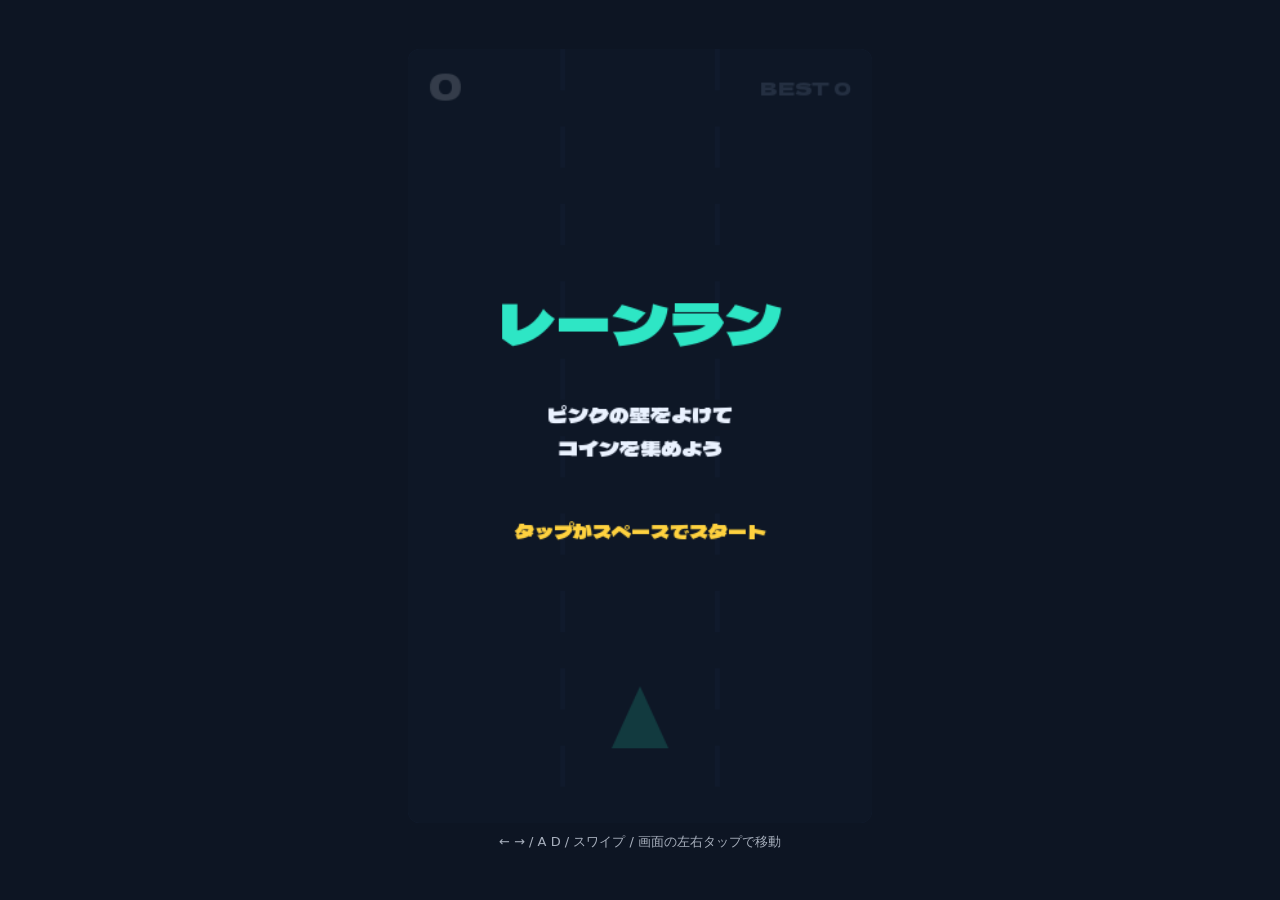
<file: games/index.html>
<!DOCTYPE html>
<html lang="ja">
<head>
<meta charset="UTF-8">
<meta name="viewport" content="width=device-width,initial-scale=1,viewport-fit=cover">
<title>レーンラン</title>
<link rel="preconnect" href="https://fonts.googleapis.com">
<link href="https://fonts.googleapis.com/css2?family=Dela+Gothic+One&display=swap" rel="stylesheet">
<style>
  :root{--bg:#0d1523;--panel:#16233a;--text:#eaf2ff}
  *{box-sizing:border-box}
  html,body{height:100%;margin:0;background:var(--bg);color:var(--text);
    font-family:"Hiragino Sans","Noto Sans JP",system-ui,sans-serif}
  body{display:flex;flex-direction:column;align-items:center;justify-content:center;gap:10px;
    padding:env(safe-area-inset-top) 0 env(safe-area-inset-bottom)}
  canvas{height:min(86vh,calc(100vw*600/360));aspect-ratio:360/600;max-width:100%;
    background:var(--panel);border-radius:12px;touch-action:none;display:block}
  p{margin:0;font-size:13px;opacity:.7}
</style>
</head>
<body>
<canvas id="c" width="360" height="600" aria-label="レーンラン ゲーム画面"></canvas>
<p>← → / A D / スワイプ / 画面の左右タップで移動</p>
<script>
const cv=document.getElementById('c'),ctx=cv.getContext('2d');
const W=360,H=600,LX=[60,180,300],PY=520;
const FONT='"Dela Gothic One","Hiragino Sans",sans-serif';
let state='ready',lane=1,px=180,items=[],speed=4.5,dist=0,coins=0,spawn=0,stripe=0,overAt=0,best=0;
try{best=+localStorage.getItem('laneRunBest')||0}catch(e){}

function reset(){lane=1;px=180;items=[];speed=4.5;dist=0;coins=0;spawn=0;stripe=0;state='play'}
function score(){return Math.floor(dist/10)+coins*10}
function move(d){if(state==='play')lane=Math.max(0,Math.min(2,lane+d))}
function begin(){
  if(state==='ready'||(state==='over'&&performance.now()-overAt>500))reset();
}
function die(){
  state='over';overAt=performance.now();
  if(score()>best){best=score();try{localStorage.setItem('laneRunBest',best)}catch(e){}}
}

addEventListener('keydown',e=>{
  if(e.key==='ArrowLeft'||e.key==='a')move(-1);
  else if(e.key==='ArrowRight'||e.key==='d')move(1);
  else if(e.key===' '||e.key==='Enter'){e.preventDefault();begin()}
});
let sx=0;
cv.addEventListener('pointerdown',e=>{sx=e.clientX});
cv.addEventListener('pointerup',e=>{
  const dx=e.clientX-sx;
  if(state!=='play'){begin();return}
  if(Math.abs(dx)>30)move(dx>0?1:-1);
  else{const r=cv.getBoundingClientRect();move(e.clientX-r.left<r.width/2?-1:1)}
});

function addRow(){
  const free=Math.floor(Math.random()*3);
  for(let i=0;i<3;i++){
    if(i===free){if(Math.random()<.6)items.push({l:i,y:-30,t:'coin'})}
    else if(Math.random()<.55)items.push({l:i,y:-30,t:'block'});
  }
}

function update(){
  if(state!=='play')return;
  speed=Math.min(13,speed+0.002);
  dist+=speed;stripe=(stripe+speed)%60;spawn+=speed;
  if(spawn>=190){spawn=0;addRow()}
  px+=(LX[lane]-px)*0.28;
  for(const it of items){it.y+=speed}
  for(const it of items){
    if(it.done)continue;
    const hit=Math.abs(LX[it.l]-px)<46&&it.y>PY-34&&it.y<PY+26;
    if(!hit)continue;
    if(it.t==='coin'){it.done=true;coins++}
    else{die();return}
  }
  items=items.filter(i=>!i.done&&i.y<H+40);
}

function rr(x,y,w,h,r){ctx.beginPath();ctx.roundRect(x,y,w,h,r);ctx.fill()}
function text(s,x,y,size,color,align='center'){
  ctx.font=size+'px '+FONT;ctx.textAlign=align;ctx.fillStyle=color;ctx.fillText(s,x,y);
}

function draw(){
  ctx.clearRect(0,0,W,H);
  ctx.fillStyle='#16233a';ctx.fillRect(0,0,W,H);
  ctx.fillStyle='#22345a';
  for(let y=-60+stripe;y<H;y+=60){ctx.fillRect(118,y,4,32);ctx.fillRect(238,y,4,32)}
  for(const it of items){
    const x=LX[it.l];
    if(it.t==='block'){ctx.fillStyle='#ff3d81';rr(x-38,it.y-20,76,40,8)}
    else{ctx.fillStyle='#ffd23f';ctx.beginPath();ctx.arc(x,it.y,13,0,7);ctx.fill();
      ctx.fillStyle='#d9a800';ctx.beginPath();ctx.arc(x,it.y,6,0,7);ctx.fill()}
  }
  ctx.fillStyle='#2ee6c5';
  ctx.beginPath();ctx.moveTo(px,PY-26);ctx.lineTo(px+22,PY+22);ctx.lineTo(px-22,PY+22);ctx.closePath();ctx.fill();

  text(String(score()),16,40,28,'#eaf2ff','left');
  text('BEST '+best,W-16,36,15,'#8fa6cc','right');

  if(state==='ready'){
    ctx.fillStyle='rgba(13,21,35,.82)';ctx.fillRect(0,0,W,H);
    text('レーンラン',W/2,230,44,'#2ee6c5');
    text('ピンクの壁をよけて',W/2,290,16,'#eaf2ff');
    text('コインを集めよう',W/2,316,16,'#eaf2ff');
    text('タップかスペースでスタート',W/2,380,15,'#ffd23f');
  }
  if(state==='over'){
    ctx.fillStyle='rgba(13,21,35,.82)';ctx.fillRect(0,0,W,H);
    text('ゲームオーバー',W/2,230,34,'#ff3d81');
    text('スコア '+score(),W/2,290,26,'#eaf2ff');
    text('コイン '+coins+'枚 / ベスト '+best,W/2,324,15,'#8fa6cc');
    text('タップでもう一度',W/2,390,16,'#ffd23f');
  }
}

(function loop(){update();draw();requestAnimationFrame(loop)})();
</script>
</body>
</html>
</file>
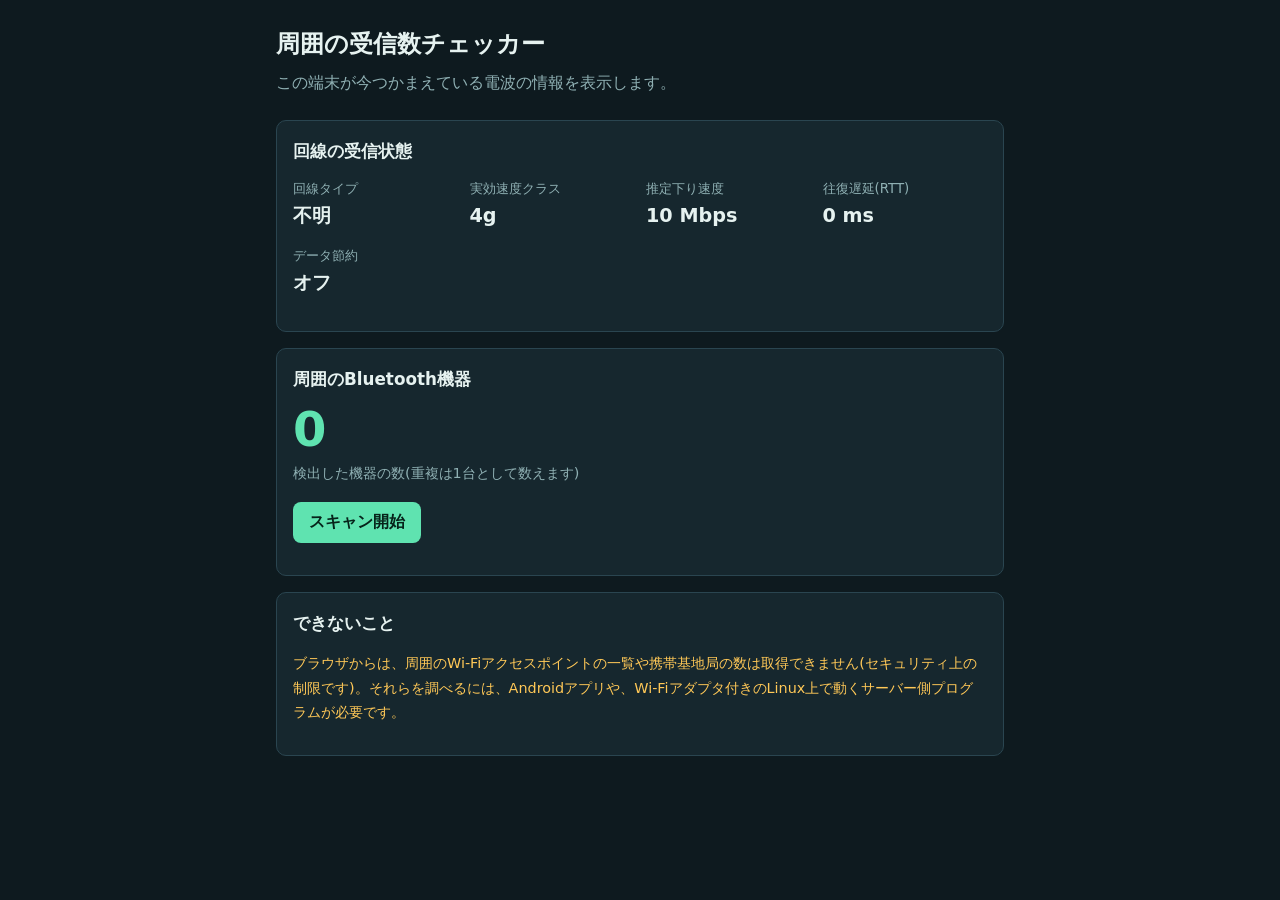
<file: info/WI-FI.html>
<!DOCTYPE html>
<html lang="ja">
<head>
<meta charset="utf-8">
<meta name="viewport" content="width=device-width, initial-scale=1">
<title>周囲の受信数チェッカー</title>
<style>
:root{--bg:#0e1a1f;--panel:#16272e;--line:#2a4550;--ink:#e6f2f0;--sub:#8fb0b3;--ok:#5fe3b0;--warn:#ffc857}
*{box-sizing:border-box}
body{margin:0;background:var(--bg);color:var(--ink);font-family:"Hiragino Sans","Noto Sans JP",system-ui,sans-serif;line-height:1.7}
main{max-width:760px;margin:0 auto;padding:24px 16px 64px}
h1{font-size:1.5rem;margin:0 0 4px}
.lead{color:var(--sub);margin:0 0 24px}
section{background:var(--panel);border:1px solid var(--line);border-radius:10px;padding:16px;margin-bottom:16px}
h2{font-size:1.05rem;margin:0 0 12px}
.big{font-size:3rem;font-weight:700;color:var(--ok);line-height:1}
.grid{display:grid;grid-template-columns:repeat(auto-fit,minmax(150px,1fr));gap:12px}
.cell small{display:block;color:var(--sub)}
.cell b{font-size:1.2rem}
button{background:var(--ok);color:#06231a;border:0;border-radius:8px;padding:10px 16px;font-size:1rem;font-weight:700;cursor:pointer}
button:focus-visible{outline:3px solid var(--warn);outline-offset:2px}
button.stop{background:transparent;color:var(--ink);border:1px solid var(--line)}
ul{list-style:none;margin:12px 0 0;padding:0}
li{display:flex;justify-content:space-between;gap:12px;padding:8px 0;border-top:1px solid var(--line)}
li span:last-child{color:var(--sub);white-space:nowrap}
.note{color:var(--warn);font-size:.9rem}
.msg{color:var(--sub);font-size:.9rem;margin-top:8px}
</style>
</head>
<body>
<main>
<h1>周囲の受信数チェッカー</h1>
<p class="lead">この端末が今つかまえている電波の情報を表示します。</p>

<section>
<h2>回線の受信状態</h2>
<div class="grid" id="net"></div>
<p class="msg" id="netmsg"></p>
</section>

<section>
<h2>周囲のBluetooth機器</h2>
<div class="big" id="count">0</div>
<p class="msg">検出した機器の数(重複は1台として数えます)</p>
<p><button id="start">スキャン開始</button> <button id="stop" class="stop" hidden>停止</button></p>
<p class="msg" id="btmsg"></p>
<ul id="list"></ul>
</section>

<section>
<h2>できないこと</h2>
<p class="note">ブラウザからは、周囲のWi-Fiアクセスポイントの一覧や携帯基地局の数は取得できません(セキュリティ上の制限です)。それらを調べるには、Androidアプリや、Wi-Fiアダプタ付きのLinux上で動くサーバー側プログラムが必要です。</p>
</section>
</main>

<script>
// --- 回線情報 ---
const net = document.getElementById('net');
function cell(label, value){ return `<div class="cell"><small>${label}</small><b>${value}</b></div>`; }
function showNet(){
  const c = navigator.connection || navigator.mozConnection || navigator.webkitConnection;
  if(!c){
    document.getElementById('netmsg').textContent = 'このブラウザは回線情報の取得に対応していません(Chrome系で利用できます)。';
    net.innerHTML = cell('オンライン', navigator.onLine ? 'はい' : 'いいえ');
    return;
  }
  net.innerHTML =
    cell('回線タイプ', c.type || '不明') +
    cell('実効速度クラス', c.effectiveType || '不明') +
    cell('推定下り速度', (c.downlink ?? '-') + ' Mbps') +
    cell('往復遅延(RTT)', (c.rtt ?? '-') + ' ms') +
    cell('データ節約', c.saveData ? 'オン' : 'オフ');
}
showNet();
(navigator.connection || {}).onchange = showNet;
window.addEventListener('online', showNet);
window.addEventListener('offline', showNet);

// --- Bluetooth ---
const seen = new Map();
let scan = null;
const $ = id => document.getElementById(id);

function render(){
  $('count').textContent = seen.size;
  $('list').innerHTML = [...seen.values()]
    .sort((a,b)=>(b.rssi ?? -999)-(a.rssi ?? -999))
    .map(d=>`<li><span>${esc(d.name || '(名前なし)')}</span><span>${d.rssi ?? '-'} dBm</span></li>`)
    .join('');
}
function esc(s){ return s.replace(/[&<>"']/g, c=>({'&':'&amp;','<':'&lt;','>':'&gt;','"':'&quot;',"'":'&#39;'}[c])); }

$('start').onclick = async () => {
  if(!navigator.bluetooth){
    $('btmsg').textContent = 'このブラウザはWeb Bluetoothに対応していません。Chrome(PC/Android/Chromebook)をHTTPSで開いてください。';
    return;
  }
  if(!navigator.bluetooth.requestLEScan){
    $('btmsg').textContent = '周囲のスキャン機能が無効です。Chromeで chrome://flags/#enable-experimental-web-platform-features を有効にして再起動してください。';
    return;
  }
  try{
    scan = await navigator.bluetooth.requestLEScan({acceptAllAdvertisements:true, keepRepeatedDevices:true});
    navigator.bluetooth.addEventListener('advertisementreceived', e=>{
      seen.set(e.device.id, {name:e.device.name, rssi:e.rssi});
      render();
    });
    $('start').hidden = true; $('stop').hidden = false;
    $('btmsg').textContent = 'スキャン中…';
  }catch(err){
    $('btmsg').textContent = 'スキャンを開始できませんでした: ' + err.message;
  }
};
$('stop').onclick = () => {
  if(scan) scan.stop();
  $('start').hidden = false; $('stop').hidden = true;
  $('btmsg').textContent = '停止しました。';
};
</script>
</body>
</html>
</file>
